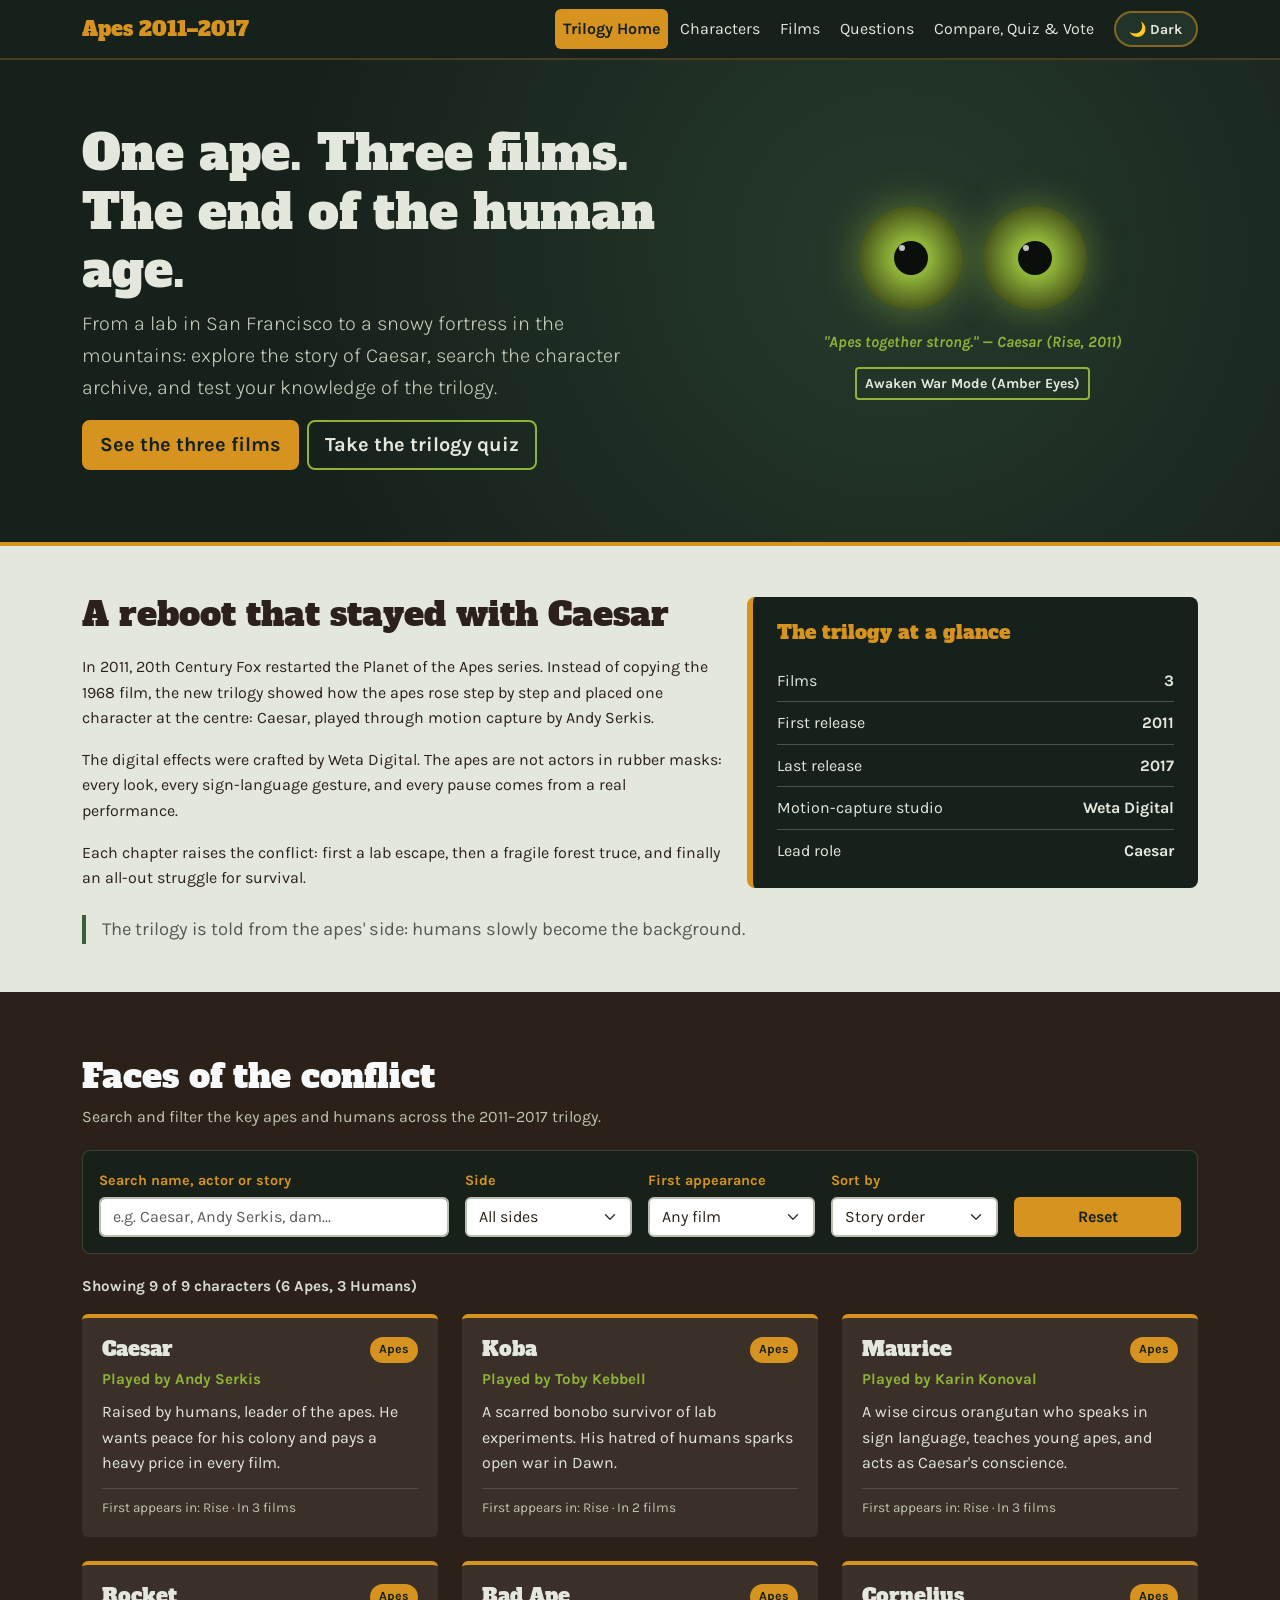
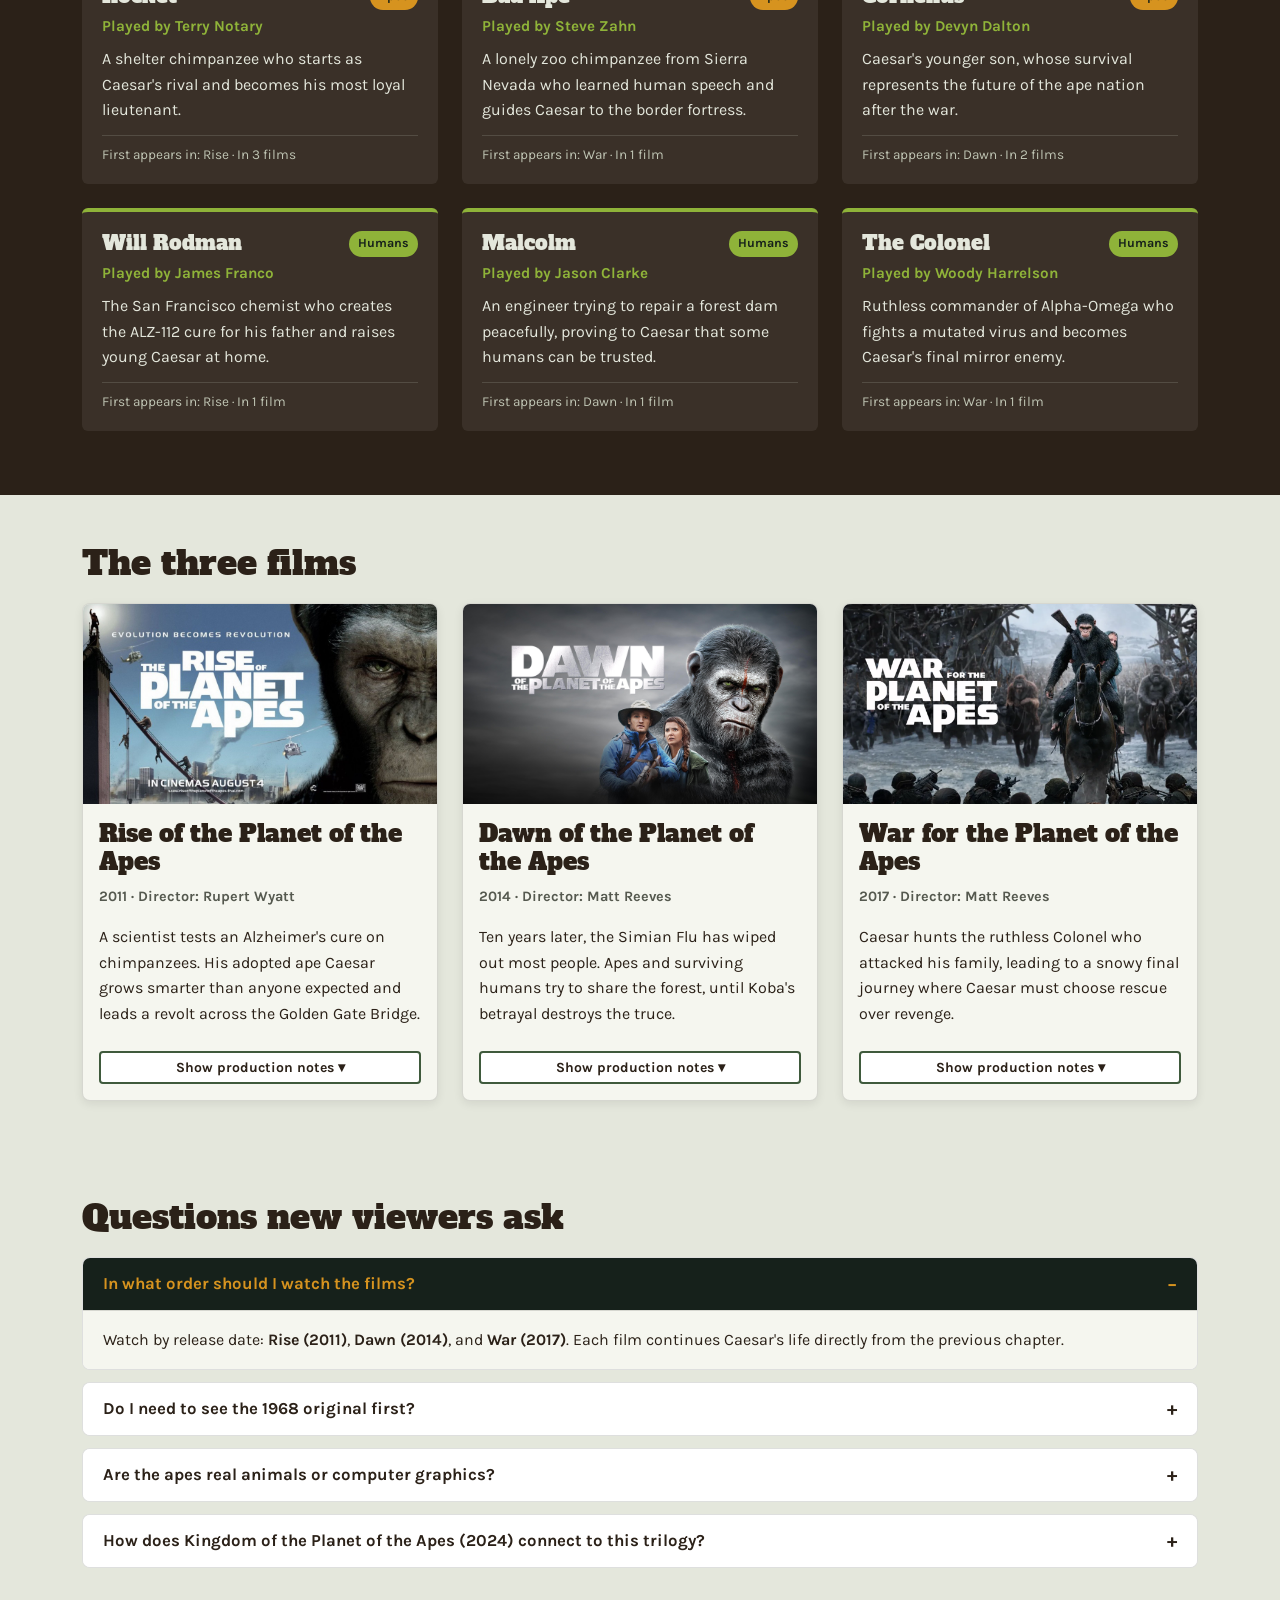
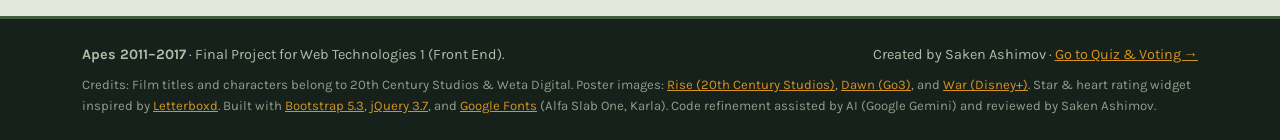
<file: index.html>
<!DOCTYPE html>
<html lang="en">
<head>
  <meta charset="UTF-8">
  <meta name="viewport" content="width=device-width, initial-scale=1">
  <title>Planet of the Apes 2011–2017: The Caesar Trilogy</title>

  <link rel="preconnect" href="https://fonts.googleapis.com">
  <link rel="preconnect" href="https://fonts.gstatic.com" crossorigin>
  <link href="https://fonts.googleapis.com/css2?family=Alfa+Slab+One&family=Karla:wght@400;700&display=swap" rel="stylesheet">

  <link rel="stylesheet" href="https://cdn.jsdelivr.net/npm/bootstrap@5.3.8/dist/css/bootstrap.min.css">
  <link rel="stylesheet" href="css/style.css">
</head>
<body>

  <nav class="navbar navbar-expand-lg navbar-dark site-nav sticky-top">
    <div class="container">
      <a class="navbar-brand brand" href="#home">Apes 2011–2017</a>
      <button class="navbar-toggler" type="button" data-bs-toggle="collapse" data-bs-target="#menu" aria-controls="menu" aria-expanded="false" aria-label="Open navigation menu">
        <span class="navbar-toggler-icon"></span>
      </button>
      <div class="collapse navbar-collapse" id="menu">
        <ul class="navbar-nav ms-auto align-items-lg-center gap-1">
          <li class="nav-item"><a class="nav-link active" href="#home" aria-current="page">Trilogy Home</a></li>
          <li class="nav-item"><a class="nav-link" href="#cast">Characters</a></li>
          <li class="nav-item"><a class="nav-link" href="#films">Films</a></li>
          <li class="nav-item"><a class="nav-link" href="#faq">Questions</a></li>
          <li class="nav-item"><a class="nav-link" href="compare.html">Compare, Quiz &amp; Vote</a></li>
          <li class="nav-item ms-lg-2 mt-2 mt-lg-0">
            <button type="button" id="theme-toggle" class="btn btn-sm theme-toggle-btn" aria-pressed="false">🌙 Dark</button>
          </li>
        </ul>
      </div>
    </div>
  </nav>

  <header class="hero" id="home">
    <div class="container">
      <div class="row align-items-center g-4">
        <div class="col-12 col-lg-7">
          <h1 class="hero-title">One ape. Three films. The end of the human age.</h1>
          <p class="lead hero-lead">From a lab in San Francisco to a snowy fortress in the mountains: explore the story of Caesar, search the character archive, and test your knowledge of the trilogy.</p>
          <div class="d-flex flex-wrap gap-2 mt-3">
            <a href="#films" class="btn btn-ember btn-lg">See the three films</a>
            <a href="compare.html#quiz" class="btn btn-moss-outline btn-lg">Take the trilogy quiz</a>
          </div>
        </div>
        <div class="col-12 col-lg-5 order-first order-lg-last text-center">
          <div class="eyes-box">
            <div class="eyes" id="caesar-eyes" role="img" aria-label="Interactive green eyes of Caesar that follow your cursor">
              <span class="eye"><span class="pupil"></span></span>
              <span class="eye"><span class="pupil"></span></span>
            </div>
            <p class="eye-quote" id="eye-quote">"Apes together strong." — Caesar (Rise, 2011)</p>
            <button type="button" class="btn btn-moss-outline btn-sm" id="btn-eye-mood">
              Awaken War Mode (Amber Eyes)
            </button>
          </div>
        </div>
      </div>
    </div>
  </header>

  <main>
    <section class="story py-5" id="story">
      <div class="container">
        <div class="row g-4 align-items-center">
          <div class="col-12 col-md-7">
            <h2 class="section-title">A reboot that stayed with Caesar</h2>
            <p>In 2011, 20th Century Fox restarted the Planet of the Apes series. Instead of copying the 1968 film, the new trilogy showed how the apes rose step by step and placed one character at the centre: Caesar, played through motion capture by Andy Serkis.</p>
            <p>The digital effects were crafted by Weta Digital. The apes are not actors in rubber masks: every look, every sign-language gesture, and every pause comes from a real performance.</p>
            <p class="mb-0">Each chapter raises the conflict: first a lab escape, then a fragile forest truce, and finally an all-out struggle for survival.</p>
          </div>
          <div class="col-12 col-md-5">
            <div class="facts p-4">
              <h3 class="facts-title">The trilogy at a glance</h3>
              <ul class="list-unstyled mb-0">
                <li class="d-flex justify-content-between border-bottom py-2"><span>Films</span><strong>3</strong></li>
                <li class="d-flex justify-content-between border-bottom py-2"><span>First release</span><strong>2011</strong></li>
                <li class="d-flex justify-content-between border-bottom py-2"><span>Last release</span><strong>2017</strong></li>
                <li class="d-flex justify-content-between border-bottom py-2"><span>Motion-capture studio</span><strong>Weta Digital</strong></li>
                <li class="d-flex justify-content-between pt-2"><span>Lead role</span><strong>Caesar</strong></li>
              </ul>
            </div>
          </div>
        </div>
        <blockquote class="pullquote mt-4 mb-0">
          The trilogy is told from the apes' side: humans slowly become the background.
        </blockquote>
      </div>
    </section>

    <section class="cast" id="cast">
      <div class="container">
        <h2 class="section-title text-light mb-2">Faces of the conflict</h2>
        <p class="cast-intro">Search and filter the key apes and humans across the 2011–2017 trilogy.</p>

        <div class="archive-controls">
          <div class="row g-3 align-items-end">
            <div class="col-12 col-lg-4">
              <label class="form-label" for="char-search">Search name, actor or story</label>
              <input type="text" id="char-search" class="form-control" placeholder="e.g. Caesar, Andy Serkis, dam...">
            </div>
            <div class="col-6 col-md-4 col-lg-2">
              <label class="form-label" for="char-side">Side</label>
              <select id="char-side" class="form-select">
                <option value="all">All sides</option>
                <option value="Apes">Apes</option>
                <option value="Humans">Humans</option>
              </select>
            </div>
            <div class="col-6 col-md-4 col-lg-2">
              <label class="form-label" for="char-film">First appearance</label>
              <select id="char-film" class="form-select">
                <option value="all">Any film</option>
                <option value="Rise">Rise (2011)</option>
                <option value="Dawn">Dawn (2014)</option>
                <option value="War">War (2017)</option>
              </select>
            </div>
            <div class="col-7 col-md-4 col-lg-2">
              <label class="form-label" for="char-sort">Sort by</label>
              <select id="char-sort" class="form-select">
                <option value="default">Story order</option>
                <option value="az">Name (A–Z)</option>
                <option value="films">Most films (3 → 1)</option>
              </select>
            </div>
            <div class="col-5 col-md-12 col-lg-2 d-grid">
              <button type="button" id="char-reset" class="btn btn-ember">Reset</button>
            </div>
          </div>
        </div>

        <div class="archive-stats">
          <strong id="char-stats">Showing 9 of 9 characters</strong>
        </div>

        <div id="char-empty" class="empty-box hidden">
          <h3 class="h5 mb-2">Nothing found in Caesar's archive</h3>
          <p class="mb-3">No character matches your search or selected filters.</p>
          <button type="button" id="empty-reset" class="btn btn-ember btn-sm">Show all characters</button>
        </div>

        <div class="cast-list" id="cast-list"></div>
      </div>
    </section>

    <section class="films py-5" id="films">
      <div class="container">
        <h2 class="section-title">The three films</h2>
        <div class="row g-4">
          <div class="col-12 col-md-6 col-lg-4">
            <div class="card film-card h-100">
              <img src="images/rise.jpeg" class="film-img" alt="Caesar staring forward in Rise of the Planet of the Apes (2011)">
              <div class="card-body d-flex flex-column">
                <h3 class="card-title h4">Rise of the Planet of the Apes</h3>
                <p class="film-meta">2011 · Director: Rupert Wyatt</p>
                <p class="card-text flex-grow-1">A scientist tests an Alzheimer's cure on chimpanzees. His adopted ape Caesar grows smarter than anyone expected and leads a revolt across the Golden Gate Bridge.</p>
                <button type="button" class="btn btn-bark-outline btn-sm mt-2 toggle-film-btn" aria-expanded="false">
                  Show production notes ▾
                </button>
                <div class="film-extra">
                  <strong>Runtime:</strong> 105 min · <strong>Worldwide Box Office:</strong> $481.8M<br>
                  <strong>Key milestone:</strong> First film to record outdoor motion-capture scenes in sunlight on the Golden Gate Bridge set.
                </div>
              </div>
            </div>
          </div>

          <div class="col-12 col-md-6 col-lg-4">
            <div class="card film-card h-100">
              <img src="images/dawn.jpg" class="film-img" alt="Caesar leading the ape colony in Dawn of the Planet of the Apes (2014)">
              <div class="card-body d-flex flex-column">
                <h3 class="card-title h4">Dawn of the Planet of the Apes</h3>
                <p class="film-meta">2014 · Director: Matt Reeves</p>
                <p class="card-text flex-grow-1">Ten years later, the Simian Flu has wiped out most people. Apes and surviving humans try to share the forest, until Koba's betrayal destroys the truce.</p>
                <button type="button" class="btn btn-bark-outline btn-sm mt-2 toggle-film-btn" aria-expanded="false">
                  Show production notes ▾
                </button>
                <div class="film-extra">
                  <strong>Runtime:</strong> 130 min · <strong>Worldwide Box Office:</strong> $710.6M<br>
                  <strong>Key milestone:</strong> Filmed in real rainy forests around Vancouver and New Orleans with 85% digital ape cast scenes.
                </div>
              </div>
            </div>
          </div>

          <div class="col-12 col-md-6 col-lg-4">
            <div class="card film-card h-100">
              <img src="images/war.webp" class="film-img" alt="Caesar in winter snow in War for the Planet of the Apes (2017)">
              <div class="card-body d-flex flex-column">
                <h3 class="card-title h4">War for the Planet of the Apes</h3>
                <p class="film-meta">2017 · Director: Matt Reeves</p>
                <p class="card-text flex-grow-1">Caesar hunts the ruthless Colonel who attacked his family, leading to a snowy final journey where Caesar must choose rescue over revenge.</p>
                <button type="button" class="btn btn-bark-outline btn-sm mt-2 toggle-film-btn" aria-expanded="false">
                  Show production notes ▾
                </button>
                <div class="film-extra">
                  <strong>Runtime:</strong> 140 min · <strong>Worldwide Box Office:</strong> $490.7M<br>
                  <strong>Key milestone:</strong> Weta Digital simulated millions of snow-covered hairs interacting with wind and torchlight.
                </div>
              </div>
            </div>
          </div>
        </div>
      </div>
    </section>

    <section class="faq py-5" id="faq">
      <div class="container">
        <h2 class="section-title">Questions new viewers ask</h2>
        <div class="faq-list">
          <div class="faq-item">
            <h3 class="faq-header">
              <button class="faq-question open" type="button" aria-expanded="true">
                <span>In what order should I watch the films?</span>
                <span class="faq-icon">−</span>
              </button>
            </h3>
            <div class="faq-answer">
              Watch by release date: <strong>Rise (2011)</strong>, <strong>Dawn (2014)</strong>, and <strong>War (2017)</strong>. Each film continues Caesar's life directly from the previous chapter.
            </div>
          </div>

          <div class="faq-item">
            <h3 class="faq-header">
              <button class="faq-question" type="button" aria-expanded="false">
                <span>Do I need to see the 1968 original first?</span>
                <span class="faq-icon">+</span>
              </button>
            </h3>
            <div class="faq-answer">
              No. The 2011 trilogy is a standalone origin story with its own timeline, though sharp viewers will notice subtle nods such as the spaceship <em>Icarus</em> and young Nova.
            </div>
          </div>

          <div class="faq-item">
            <h3 class="faq-header">
              <button class="faq-question" type="button" aria-expanded="false">
                <span>Are the apes real animals or computer graphics?</span>
                <span class="faq-icon">+</span>
              </button>
            </h3>
            <div class="faq-answer">
              No live apes were used on set. Actors wore grey motion-capture suits and head-mounted facial cameras, and Weta Digital translated their performances into digital apes.
            </div>
          </div>

          <div class="faq-item">
            <h3 class="faq-header">
              <button class="faq-question" type="button" aria-expanded="false">
                <span>How does Kingdom of the Planet of the Apes (2024) connect to this trilogy?</span>
                <span class="faq-icon">+</span>
              </button>
            </h3>
            <div class="faq-answer">
              <em>Kingdom</em> takes place roughly 300 years after <em>War (2017)</em>, showing how future generations remember and reinterpret Caesar's teachings.
            </div>
          </div>
        </div>
      </div>
    </section>
  </main>

  <footer class="site-footer py-4">
    <div class="container">
      <div class="d-flex flex-column flex-md-row justify-content-between gap-2 mb-2">
        <span><strong>Apes 2011–2017</strong> · Final Project for Web Technologies 1 (Front End).</span>
        <span>Created by Saken Ashimov · <a href="compare.html">Go to Quiz &amp; Voting →</a></span>
      </div>
      <p class="footer-credits mb-0">
        Credits: Film titles and characters belong to 20th Century Studios &amp; Weta Digital. Poster images:
        <a href="https://www.20thcenturystudios.com/movies/rise-of-the-planet-of-the-apes" target="_blank" rel="noopener">Rise (20th Century Studios)</a>,
        <a href="https://go3.ee/ru/tvod/planeta-obezyan-revolyuciya,vod-5010408" target="_blank" rel="noopener">Dawn (Go3)</a>, and
        <a href="https://www.disneyplus.com/en-ms/browse/entity-5a4ea809-3032-453f-a1b7-78b38ebaa8d4" target="_blank" rel="noopener">War (Disney+)</a>.
        Star &amp; heart rating widget inspired by <a href="https://letterboxd.com/" target="_blank" rel="noopener">Letterboxd</a>.
        Built with <a href="https://getbootstrap.com/" target="_blank" rel="noopener">Bootstrap 5.3</a>,
        <a href="https://jquery.com/" target="_blank" rel="noopener">jQuery 3.7</a>, and
        <a href="https://fonts.google.com/" target="_blank" rel="noopener">Google Fonts</a> (Alfa Slab One, Karla).
        Code refinement assisted by AI (Google Gemini) and reviewed by Saken Ashimov.
      </p>
    </div>
  </footer>

  <button type="button" id="back-to-top" class="back-to-top" aria-label="Scroll back to top">↑ Top</button>

  <script src="https://code.jquery.com/jquery-3.7.1.min.js"></script>
  <script src="https://cdn.jsdelivr.net/npm/bootstrap@5.3.8/dist/js/bootstrap.bundle.min.js"></script>
  <script src="js/theme.js"></script>
  <script src="js/characters.js"></script>
  <script src="js/effects.js"></script>
</body>
</html>
</file>
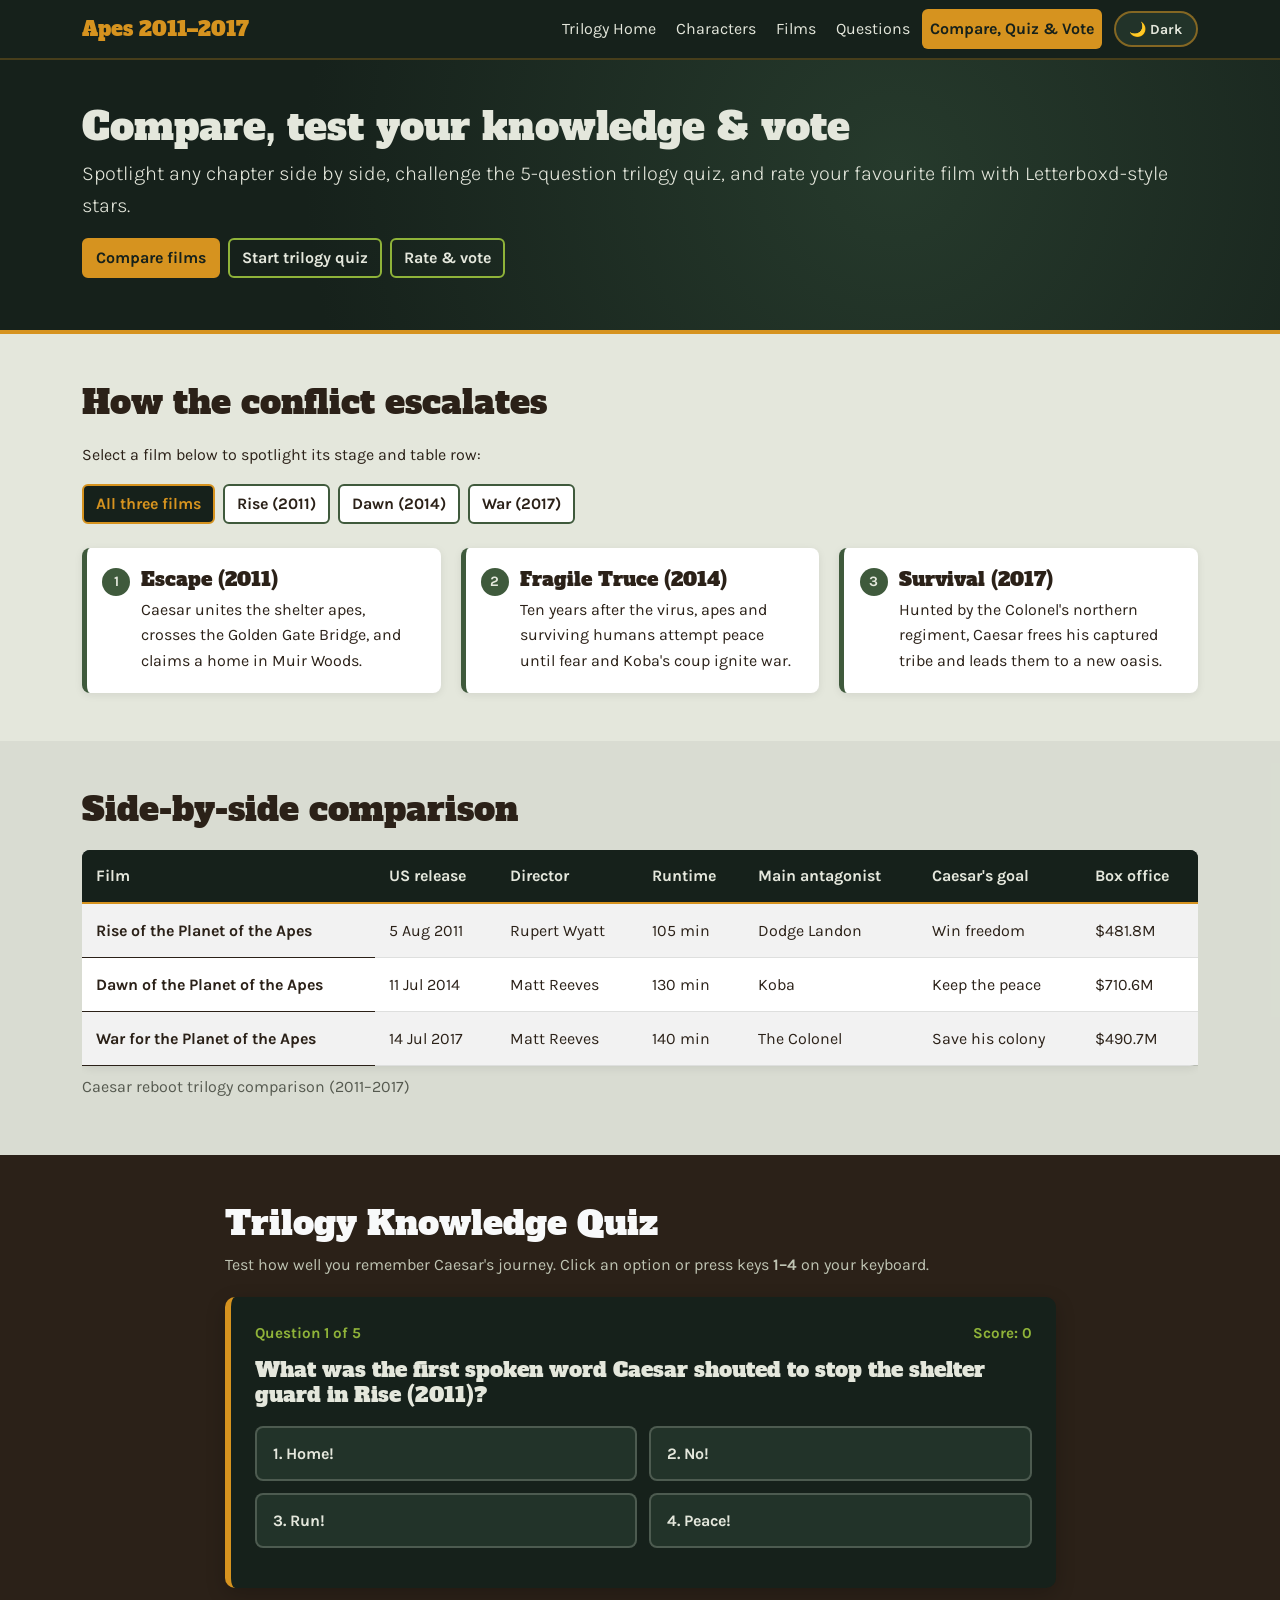
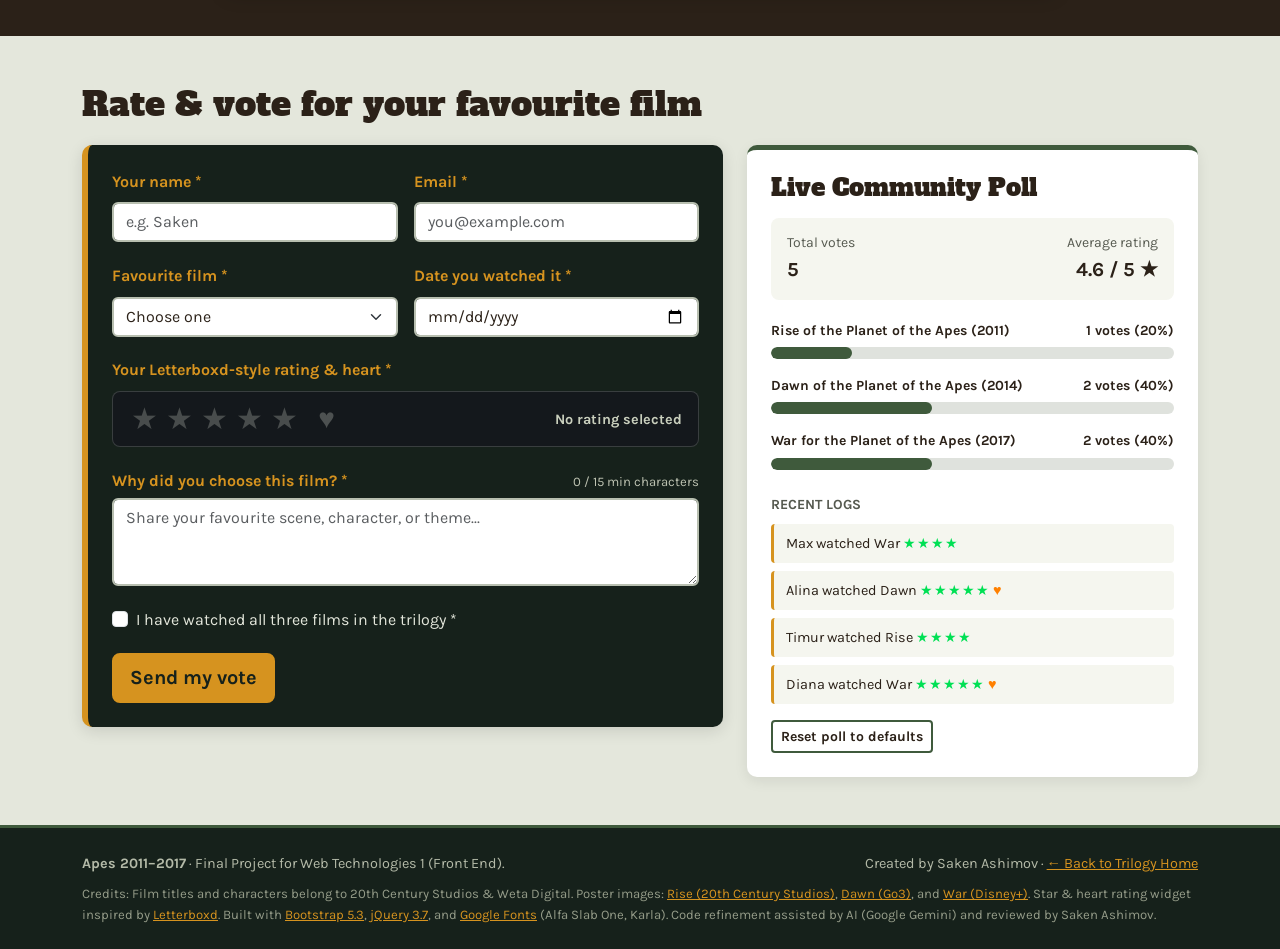
<file: compare.html>
<!DOCTYPE html>
<html lang="en">
<head>
  <meta charset="UTF-8">
  <meta name="viewport" content="width=device-width, initial-scale=1">
  <title>Compare, Quiz &amp; Vote | Apes 2011–2017</title>

  <link rel="preconnect" href="https://fonts.googleapis.com">
  <link rel="preconnect" href="https://fonts.gstatic.com" crossorigin>
  <link href="https://fonts.googleapis.com/css2?family=Alfa+Slab+One&family=Karla:wght@400;700&display=swap" rel="stylesheet">

  <link rel="stylesheet" href="https://cdn.jsdelivr.net/npm/bootstrap@5.3.8/dist/css/bootstrap.min.css">
  <link rel="stylesheet" href="css/style.css">
</head>
<body>

  <nav class="navbar navbar-expand-lg navbar-dark site-nav sticky-top">
    <div class="container">
      <a class="navbar-brand brand" href="index.html">Apes 2011–2017</a>
      <button class="navbar-toggler" type="button" data-bs-toggle="collapse" data-bs-target="#menu" aria-controls="menu" aria-expanded="false" aria-label="Open navigation menu">
        <span class="navbar-toggler-icon"></span>
      </button>
      <div class="collapse navbar-collapse" id="menu">
        <ul class="navbar-nav ms-auto align-items-lg-center gap-1">
          <li class="nav-item"><a class="nav-link" href="index.html">Trilogy Home</a></li>
          <li class="nav-item"><a class="nav-link" href="index.html#cast">Characters</a></li>
          <li class="nav-item"><a class="nav-link" href="index.html#films">Films</a></li>
          <li class="nav-item"><a class="nav-link" href="index.html#faq">Questions</a></li>
          <li class="nav-item"><a class="nav-link active" href="compare.html" aria-current="page">Compare, Quiz &amp; Vote</a></li>
          <li class="nav-item ms-lg-2 mt-2 mt-lg-0">
            <button type="button" id="theme-toggle" class="btn btn-sm theme-toggle-btn" aria-pressed="false">🌙 Dark</button>
          </li>
        </ul>
      </div>
    </div>
  </nav>

  <header class="page-head">
    <div class="container">
      <h1 class="page-title">Compare, test your knowledge &amp; vote</h1>
      <p class="lead mb-3">Spotlight any chapter side by side, challenge the 5-question trilogy quiz, and rate your favourite film with Letterboxd-style stars.</p>
      <div class="d-flex flex-wrap gap-2">
        <a href="#escalation" class="btn btn-ember">Compare films</a>
        <a href="#quiz" class="btn btn-moss-outline">Start trilogy quiz</a>
        <a href="#vote" class="btn btn-moss-outline">Rate &amp; vote</a>
      </div>
    </div>
  </header>

  <main>
    <section class="py-5" id="escalation">
      <div class="container">
        <h2 class="section-title">How the conflict escalates</h2>
        <p class="mb-3">Select a film below to spotlight its stage and table row:</p>

        <div class="spotlight-bar" role="group" aria-label="Spotlight a film across the page">
          <button type="button" class="btn btn-bark-outline active spotlight-btn" data-film="all">All three films</button>
          <button type="button" class="btn btn-bark-outline spotlight-btn" data-film="Rise">Rise (2011)</button>
          <button type="button" class="btn btn-bark-outline spotlight-btn" data-film="Dawn">Dawn (2014)</button>
          <button type="button" class="btn btn-bark-outline spotlight-btn" data-film="War">War (2017)</button>
        </div>

        <ol class="path">
          <li class="path-step" data-film="Rise">
            <h3 class="path-name">Escape (2011)</h3>
            <p class="mb-0">Caesar unites the shelter apes, crosses the Golden Gate Bridge, and claims a home in Muir Woods.</p>
          </li>
          <li class="path-step" data-film="Dawn">
            <h3 class="path-name">Fragile Truce (2014)</h3>
            <p class="mb-0">Ten years after the virus, apes and surviving humans attempt peace until fear and Koba's coup ignite war.</p>
          </li>
          <li class="path-step" data-film="War">
            <h3 class="path-name">Survival (2017)</h3>
            <p class="mb-0">Hunted by the Colonel's northern regiment, Caesar frees his captured tribe and leads them to a new oasis.</p>
          </li>
        </ol>
      </div>
    </section>

    <section class="py-5 table-section" id="facts">
      <div class="container">
        <h2 class="section-title">Side-by-side comparison</h2>
        <div class="table-responsive">
          <table class="table table-striped align-middle film-table mb-0">
            <caption>Caesar reboot trilogy comparison (2011–2017)</caption>
            <thead>
              <tr>
                <th scope="col">Film</th>
                <th scope="col">US release</th>
                <th scope="col">Director</th>
                <th scope="col">Runtime</th>
                <th scope="col">Main antagonist</th>
                <th scope="col">Caesar's goal</th>
                <th scope="col">Box office</th>
              </tr>
            </thead>
            <tbody>
              <tr data-film="Rise">
                <th scope="row">Rise of the Planet of the Apes</th>
                <td data-label="US release">5 Aug 2011</td>
                <td data-label="Director">Rupert Wyatt</td>
                <td data-label="Runtime">105 min</td>
                <td data-label="Antagonist">Dodge Landon</td>
                <td data-label="Caesar's goal">Win freedom</td>
                <td data-label="Box office">$481.8M</td>
              </tr>
              <tr data-film="Dawn">
                <th scope="row">Dawn of the Planet of the Apes</th>
                <td data-label="US release">11 Jul 2014</td>
                <td data-label="Director">Matt Reeves</td>
                <td data-label="Runtime">130 min</td>
                <td data-label="Antagonist">Koba</td>
                <td data-label="Caesar's goal">Keep the peace</td>
                <td data-label="Box office">$710.6M</td>
              </tr>
              <tr data-film="War">
                <th scope="row">War for the Planet of the Apes</th>
                <td data-label="US release">14 Jul 2017</td>
                <td data-label="Director">Matt Reeves</td>
                <td data-label="Runtime">140 min</td>
                <td data-label="Antagonist">The Colonel</td>
                <td data-label="Caesar's goal">Save his colony</td>
                <td data-label="Box office">$490.7M</td>
              </tr>
            </tbody>
          </table>
        </div>
      </div>
    </section>

    <section class="py-5 quiz-section" id="quiz">
      <div class="container">
        <div class="row justify-content-center">
          <div class="col-12 col-lg-9">
            <h2 class="section-title text-light mb-2">Trilogy Knowledge Quiz</h2>
            <p class="cast-intro">Test how well you remember Caesar's journey. Click an option or press keys <strong>1–4</strong> on your keyboard.</p>

            <div class="quiz-card">
              <div id="quiz-play">
                <div class="quiz-meta">
                  <span id="quiz-progress">Question 1 of 5</span>
                  <span id="quiz-score-live">Score: 0</span>
                </div>

                <h3 id="quiz-question" class="quiz-question">Loading question...</h3>
                <div id="quiz-options" class="quiz-options"></div>

                <div id="quiz-feedback" class="quiz-feedback hidden"></div>

                <div class="mt-3">
                  <button type="button" id="quiz-next" class="btn btn-ember hidden">Next question →</button>
                </div>
              </div>

              <div id="quiz-result" class="hidden text-center py-3">
                <h3 id="quiz-final-score" class="h4 text-warning mb-2">You scored 0 out of 5</h3>
                <p id="quiz-final-rank" class="lead text-light mb-4"></p>
                <button type="button" id="quiz-restart" class="btn btn-ember btn-lg">Take the quiz again</button>
              </div>
            </div>
          </div>
        </div>
      </div>
    </section>

    <section class="py-5" id="vote">
      <div class="container">
        <h2 class="section-title">Rate &amp; vote for your favourite film</h2>
        <div class="row g-4 align-items-start">
          <div class="col-12 col-lg-7">
            <div id="vote-success" class="success-banner" role="status"></div>

            <form id="vote-form" class="vote-form p-4" novalidate>
              <div class="row g-3">
                <div class="col-12 col-md-6">
                  <label class="form-label" for="voter-name">Your name *</label>
                  <input class="form-control" type="text" id="voter-name" name="name" autocomplete="name" placeholder="e.g. Saken" required>
                  <p class="error-text" id="err-name"></p>
                </div>

                <div class="col-12 col-md-6">
                  <label class="form-label" for="voter-email">Email *</label>
                  <input class="form-control" type="email" id="voter-email" name="email" autocomplete="email" placeholder="you@example.com" required>
                  <p class="error-text" id="err-email"></p>
                </div>

                <div class="col-12 col-md-6">
                  <label class="form-label" for="voter-film">Favourite film *</label>
                  <select class="form-select" id="voter-film" name="film" required>
                    <option value="" selected>Choose one</option>
                    <option value="Rise">Rise of the Planet of the Apes (2011)</option>
                    <option value="Dawn">Dawn of the Planet of the Apes (2014)</option>
                    <option value="War">War for the Planet of the Apes (2017)</option>
                  </select>
                  <p class="error-text" id="err-film"></p>
                </div>

                <div class="col-12 col-md-6">
                  <label class="form-label" for="voter-date">Date you watched it *</label>
                  <input class="form-control" type="date" id="voter-date" name="watchDate" required>
                  <p class="error-text" id="err-date"></p>
                </div>

                <div class="col-12">
                  <span class="form-label d-block">Your Letterboxd-style rating &amp; heart *</span>
                  <div class="letterboxd-box" id="letterboxd-rating">
                    <div class="star-group" id="star-group" role="group" aria-label="Rate from 1 to 5 stars">
                      <button type="button" class="star-btn" data-value="1" aria-label="1 star" aria-pressed="false">★</button>
                      <button type="button" class="star-btn" data-value="2" aria-label="2 stars" aria-pressed="false">★</button>
                      <button type="button" class="star-btn" data-value="3" aria-label="3 stars" aria-pressed="false">★</button>
                      <button type="button" class="star-btn" data-value="4" aria-label="4 stars" aria-pressed="false">★</button>
                      <button type="button" class="star-btn" data-value="5" aria-label="5 stars" aria-pressed="false">★</button>
                    </div>
                    <button type="button" class="heart-btn" id="voter-like" aria-label="Mark film as liked" aria-pressed="false" title="Like this film">♥</button>
                    <span id="rating-readout" class="rating-readout">No rating selected</span>
                    <input type="hidden" id="voter-rating" name="rating" value="0">
                  </div>
                  <p class="error-text" id="err-rating"></p>
                </div>

                <div class="col-12">
                  <div class="d-flex flex-wrap justify-content-between align-items-baseline gap-1">
                    <label class="form-label mb-1" for="voter-comment">Why did you choose this film? *</label>
                    <span id="comment-count" class="char-hint">0 / 15 min characters</span>
                  </div>
                  <textarea class="form-control" id="voter-comment" name="comment" rows="3" placeholder="Share your favourite scene, character, or theme..."></textarea>
                  <p class="error-text" id="err-comment"></p>
                </div>

                <div class="col-12">
                  <div class="form-check">
                    <input class="form-check-input" type="checkbox" id="voter-seen" name="seen">
                    <label class="form-check-label" for="voter-seen">I have watched all three films in the trilogy *</label>
                  </div>
                  <p class="error-text" id="err-seen"></p>
                </div>

                <div class="col-12">
                  <button class="btn btn-ember btn-lg" type="submit">Send my vote</button>
                </div>
              </div>
            </form>
          </div>

          <div class="col-12 col-lg-5">
            <aside class="poll-panel">
              <h3 class="h4 mb-3">Live Community Poll</h3>

              <div class="poll-summary">
                <div>
                  <span class="d-block small poll-muted">Total votes</span>
                  <strong id="poll-total" class="fs-5">5</strong>
                </div>
                <div class="text-end">
                  <span class="d-block small poll-muted">Average rating</span>
                  <strong id="poll-avg" class="fs-5">4.6 / 5 ★</strong>
                </div>
              </div>

              <div class="mb-3">
                <div class="d-flex flex-wrap justify-content-between gap-1 small fw-bold">
                  <span>Rise of the Planet of the Apes (2011)</span>
                  <span id="pct-rise">1 vote (20%)</span>
                </div>
                <div class="poll-bar-track">
                  <div id="bar-rise" class="poll-bar-fill" style="width: 20%;"></div>
                </div>
              </div>

              <div class="mb-3">
                <div class="d-flex flex-wrap justify-content-between gap-1 small fw-bold">
                  <span>Dawn of the Planet of the Apes (2014)</span>
                  <span id="pct-dawn">2 votes (40%)</span>
                </div>
                <div class="poll-bar-track">
                  <div id="bar-dawn" class="poll-bar-fill" style="width: 40%;"></div>
                </div>
              </div>

              <div class="mb-4">
                <div class="d-flex flex-wrap justify-content-between gap-1 small fw-bold">
                  <span>War for the Planet of the Apes (2017)</span>
                  <span id="pct-war">2 votes (40%)</span>
                </div>
                <div class="poll-bar-track">
                  <div id="bar-war" class="poll-bar-fill" style="width: 40%;"></div>
                </div>
              </div>

              <p class="fw-bold small text-uppercase poll-muted mb-2">Recent logs</p>
              <ul id="poll-recent" class="poll-recent"></ul>

              <button type="button" id="reset-votes" class="btn btn-bark-outline btn-sm mt-3">Reset poll to defaults</button>
            </aside>
          </div>
        </div>
      </div>
    </section>
  </main>

  <footer class="site-footer py-4">
    <div class="container">
      <div class="d-flex flex-column flex-md-row justify-content-between gap-2 mb-2">
        <span><strong>Apes 2011–2017</strong> · Final Project for Web Technologies 1 (Front End).</span>
        <span>Created by Saken Ashimov · <a href="index.html">← Back to Trilogy Home</a></span>
      </div>
      <p class="footer-credits mb-0">
        Credits: Film titles and characters belong to 20th Century Studios &amp; Weta Digital. Poster images:
        <a href="https://www.20thcenturystudios.com/movies/rise-of-the-planet-of-the-apes" target="_blank" rel="noopener">Rise (20th Century Studios)</a>,
        <a href="https://go3.ee/ru/tvod/planeta-obezyan-revolyuciya,vod-5010408" target="_blank" rel="noopener">Dawn (Go3)</a>, and
        <a href="https://www.disneyplus.com/en-ms/browse/entity-5a4ea809-3032-453f-a1b7-78b38ebaa8d4" target="_blank" rel="noopener">War (Disney+)</a>.
        Star &amp; heart rating widget inspired by <a href="https://letterboxd.com/" target="_blank" rel="noopener">Letterboxd</a>.
        Built with <a href="https://getbootstrap.com/" target="_blank" rel="noopener">Bootstrap 5.3</a>,
        <a href="https://jquery.com/" target="_blank" rel="noopener">jQuery 3.7</a>, and
        <a href="https://fonts.google.com/" target="_blank" rel="noopener">Google Fonts</a> (Alfa Slab One, Karla).
        Code refinement assisted by AI (Google Gemini) and reviewed by Saken Ashimov.
      </p>
    </div>
  </footer>

  <button type="button" id="back-to-top" class="back-to-top" aria-label="Scroll back to top">↑ Top</button>

  <script src="https://code.jquery.com/jquery-3.7.1.min.js"></script>
  <script src="https://cdn.jsdelivr.net/npm/bootstrap@5.3.8/dist/js/bootstrap.bundle.min.js"></script>
  <script src="js/theme.js"></script>
  <script src="js/quiz.js"></script>
  <script src="js/vote.js"></script>
  <script src="js/effects.js"></script>
</body>
</html>
</file>
<file: css/style.css>
:root {
  --bg-main: #e4e7dc;
  --bg-surface: #ffffff;
  --bg-card: #f5f6ef;
  --bg-subtle: rgba(22, 33, 27, 0.05);
  --text-main: #2b2118;
  --text-muted: #55594f;
  --border-soft: rgba(22, 33, 27, 0.14);

  --forest: #16211b;
  --forest-light: #223329;
  --moss: #3f5a3c;
  --fog: #e4e7dc;
  --bark: #2b2118;
  --amber: #d6931f;
  --amber-hover: #ecab3a;
  --eye-green: #8fb339;
  --error: #ff6b6b;

  /* Letterboxd-inspired rating colors */
  --lb-green: #00e054;
  --lb-orange: #ff8000;
}

body.dark-mode {
  --bg-main: #0e1511;
  --bg-surface: #18241d;
  --bg-card: #1d2b23;
  --bg-subtle: rgba(228, 231, 220, 0.04);
  --text-main: #e8ece2;
  --text-muted: #b5bdb0;
  --border-soft: rgba(228, 231, 220, 0.16);
}

* {
  box-sizing: border-box;
}

html {
  scroll-padding-top: 76px;
}

body {
  font-family: "Karla", sans-serif;
  background: var(--bg-main);
  color: var(--text-main);
  line-height: 1.6;
  margin: 0;
  overflow-x: hidden;
  transition: background-color 0.25s ease, color 0.25s ease;
}

h1, h2, h3, .brand {
  font-family: "Alfa Slab One", serif;
  font-weight: 400;
}

img {
  max-width: 100%;
  height: auto;
}

.hidden {
  display: none !important;
}

/* Visible keyboard focus for accessibility (Tab key) */
a:focus-visible,
button:focus-visible,
input:focus-visible,
select:focus-visible,
textarea:focus-visible {
  outline: 3px solid var(--amber) !important;
  outline-offset: 2px;
}

.section-title {
  font-size: 1.75rem;
  margin-bottom: 1.25rem;
  color: var(--text-main);
}

/* Navigation bar */
.site-nav {
  background: var(--forest);
  border-bottom: 2px solid rgba(214, 147, 31, 0.25);
}

.site-nav .brand {
  color: var(--amber);
  font-size: 1.25rem;
}

.site-nav .nav-link {
  color: var(--fog);
  padding: 0.45rem 0.75rem;
  border-radius: 6px;
  transition: color 0.2s ease, background-color 0.2s ease;
}

.site-nav .nav-link:hover {
  color: var(--amber);
}

.site-nav .nav-link.active {
  color: var(--forest) !important;
  background: var(--amber);
  font-weight: 700;
}

.theme-toggle-btn {
  background: var(--forest-light);
  color: var(--fog);
  border: 2px solid rgba(214, 147, 31, 0.55);
  border-radius: 99px;
  font-weight: 700;
  padding: 0.35rem 0.85rem;
  white-space: nowrap;
  transition: background-color 0.2s ease, border-color 0.2s ease, color 0.2s ease;
}

.theme-toggle-btn:hover {
  background: var(--amber);
  color: var(--forest);
  border-color: var(--amber);
}

/* Custom buttons (no default Bootstrap look) */
.btn-ember {
  background: var(--amber);
  color: var(--forest);
  border: 2px solid var(--amber);
  font-weight: 700;
  transition: background-color 0.2s ease, transform 0.15s ease;
}

.btn-ember:hover {
  background: var(--amber-hover);
  border-color: var(--amber-hover);
  color: var(--forest);
}

.btn-moss-outline {
  background: transparent;
  color: var(--fog);
  border: 2px solid var(--eye-green);
  font-weight: 700;
  transition: background-color 0.2s ease, color 0.2s ease;
}

.btn-moss-outline:hover {
  background: var(--eye-green);
  color: var(--forest);
}

.btn-bark-outline {
  background: var(--bg-surface);
  color: var(--text-main);
  border: 2px solid var(--moss);
  font-weight: 700;
}

.btn-bark-outline:hover,
.btn-bark-outline.active {
  background: var(--forest);
  color: var(--amber);
  border-color: var(--amber);
}

/* Hero & Interactive Caesar Eyes */
.hero {
  background: radial-gradient(circle at 70% 40%, #263a2c 0%, var(--forest) 65%);
  color: var(--fog);
  padding: 2.75rem 0 3.5rem;
  border-bottom: 4px solid var(--amber);
}

.hero-title {
  font-size: 1.95rem;
  line-height: 1.2;
}

.hero-lead {
  color: #c9cfbd;
  max-width: 34rem;
}

.eyes-box {
  display: inline-flex;
  flex-direction: column;
  align-items: center;
  padding: 1rem;
  border-radius: 12px;
}

.eyes {
  display: inline-flex;
  gap: 1.25rem;
  padding: 0.75rem 0;
  cursor: pointer;
}

.eye {
  width: 74px;
  height: 74px;
  border-radius: 50%;
  background: radial-gradient(circle, var(--eye-green) 26%, #4b5a1c 68%, #222b10 100%);
  box-shadow: 0 0 36px rgba(143, 179, 57, 0.5);
  display: inline-flex;
  align-items: center;
  justify-content: center;
  position: relative;
  overflow: hidden;
  transition: box-shadow 0.35s ease, background 0.35s ease;
}

.eyes.war-mode .eye {
  background: radial-gradient(circle, #f09d26 26%, #9e3d16 68%, #381408 100%);
  box-shadow: 0 0 44px rgba(240, 157, 38, 0.7);
}

.pupil {
  width: 24px;
  height: 24px;
  border-radius: 50%;
  background: #0a0f0c;
  position: relative;
  transition: transform 0.08s linear;
}

.pupil::after {
  content: "";
  position: absolute;
  top: 4px;
  left: 5px;
  width: 6px;
  height: 6px;
  border-radius: 50%;
  background: rgba(255, 255, 255, 0.75);
}

.eye-quote {
  min-height: 1.6rem;
  margin: 0.5rem 0 0.75rem;
  color: var(--eye-green);
  font-style: italic;
  font-weight: 700;
  font-size: 0.98rem;
}

.eyes.war-mode + .eye-quote {
  color: var(--amber);
}

/* Story & Facts */
.facts {
  background: var(--forest);
  color: var(--fog);
  border-radius: 8px;
  border-left: 6px solid var(--amber);
}

.facts-title {
  font-size: 1.2rem;
  margin-bottom: 1rem;
  color: var(--amber);
}

.facts .border-bottom {
  border-color: rgba(228, 231, 220, 0.25) !important;
}

.pullquote {
  border-left: 4px solid var(--moss);
  padding-left: 1rem;
  font-size: 1.15rem;
  color: var(--text-muted);
}

/* Character Archive (JS Dynamic Section) */
.cast {
  background: var(--bark);
  color: var(--fog);
  padding: 3rem 0;
}

body.dark-mode .cast {
  background: #141c17;
  border-top: 1px solid var(--border-soft);
  border-bottom: 1px solid var(--border-soft);
}

.cast-intro {
  color: #bfc4b3;
  margin-bottom: 1.25rem;
}

.archive-controls {
  background: rgba(22, 33, 27, 0.85);
  border: 1px solid rgba(228, 231, 220, 0.16);
  border-radius: 8px;
  padding: 1rem;
  margin-bottom: 1.25rem;
}

.archive-controls .form-label {
  color: var(--amber);
  font-weight: 700;
  font-size: 0.9rem;
  margin-bottom: 0.3rem;
}

.archive-stats {
  display: flex;
  flex-wrap: wrap;
  justify-content: space-between;
  align-items: center;
  gap: 0.5rem;
  margin-bottom: 1rem;
  color: #d7dccf;
  font-size: 0.95rem;
}

.cast-list {
  display: grid;
  grid-template-columns: 1fr;
  gap: 1rem;
}

.cast-item {
  background: rgba(228, 231, 220, 0.08);
  border-top: 4px solid var(--amber);
  border-radius: 6px;
  padding: 1.15rem 1.25rem;
  display: flex;
  flex-direction: column;
  justify-content: space-between;
  transition: transform 0.2s ease, background-color 0.2s ease;
}

.cast-item.side-humans {
  border-top-color: var(--eye-green);
}

.cast-item:hover {
  background: rgba(228, 231, 220, 0.13);
}

.cast-top {
  display: flex;
  justify-content: space-between;
  align-items: flex-start;
  gap: 0.5rem;
}

.cast-name {
  font-size: 1.25rem;
  margin: 0;
  color: var(--fog);
}

.side-badge {
  font-size: 0.78rem;
  font-weight: 700;
  padding: 0.2rem 0.55rem;
  border-radius: 99px;
  background: var(--amber);
  color: var(--forest);
  white-space: nowrap;
}

.side-badge.humans {
  background: var(--eye-green);
  color: var(--forest);
}

.cast-actor {
  color: var(--eye-green);
  font-weight: 700;
  margin: 0.25rem 0 0.5rem;
  font-size: 0.95rem;
}

.cast-text {
  margin: 0 0 0.75rem;
  color: #e4e7dc;
}

.cast-meta {
  font-size: 0.85rem;
  color: #bfc4b3;
  border-top: 1px solid rgba(228, 231, 220, 0.15);
  padding-top: 0.5rem;
  margin: 0;
}

.empty-box {
  background: rgba(22, 33, 27, 0.85);
  border: 2px dashed var(--amber);
  border-radius: 8px;
  padding: 2rem 1.25rem;
  text-align: center;
  color: var(--fog);
}

/* Film Cards */
.film-card {
  border: 1px solid var(--border-soft);
  background: var(--bg-card);
  color: var(--text-main);
  border-radius: 8px;
  overflow: hidden;
  position: relative;
  top: 0;
  box-shadow: 0 3px 10px rgba(0, 0, 0, 0.08);
}

.film-card .card-title {
  color: var(--text-main);
}

.film-img {
  width: 100%;
  aspect-ratio: 16 / 9;
  height: auto;
  object-fit: cover;
  object-position: center;
  display: block;
}

body.dark-mode .film-img {
  filter: brightness(0.92);
}

.film-meta {
  color: var(--text-muted);
  font-weight: 700;
  font-size: 0.9rem;
}

.film-extra {
  display: none;
  margin-top: 0.75rem;
  padding-top: 0.75rem;
  border-top: 1px solid var(--border-soft);
  font-size: 0.92rem;
  color: var(--text-main);
}

/* Custom jQuery FAQ Accordion */
.faq-list {
  display: flex;
  flex-direction: column;
  gap: 0.75rem;
}

.faq-item {
  background: var(--bg-surface);
  border-radius: 8px;
  border: 1px solid var(--border-soft);
  overflow: hidden;
}

.faq-header {
  margin: 0;
}

.faq-question {
  width: 100%;
  text-align: left;
  background: var(--bg-surface);
  color: var(--text-main);
  border: 0;
  padding: 1rem 1.25rem;
  font-family: "Karla", sans-serif;
  font-size: 1.05rem;
  font-weight: 700;
  display: flex;
  justify-content: space-between;
  align-items: center;
  gap: 1rem;
  cursor: pointer;
  transition: background-color 0.2s ease, color 0.2s ease;
}

.faq-question:hover {
  background: var(--bg-card);
}

.faq-question.open {
  background: var(--forest);
  color: var(--amber);
}

.faq-icon {
  font-weight: 700;
  font-size: 1.2rem;
  line-height: 1;
}

.faq-answer {
  display: none;
  padding: 1rem 1.25rem;
  background: var(--bg-card);
  color: var(--text-main);
  border-top: 1px solid var(--border-soft);
}

.faq-item:first-child .faq-answer {
  display: block;
}

/* Compare Page Header & Escalation Path */
.page-head {
  background: radial-gradient(circle at 70% 40%, #263a2c 0%, var(--forest) 65%);
  color: var(--fog);
  padding: 2.75rem 0 3.25rem;
  border-bottom: 4px solid var(--amber);
}

.page-title {
  font-size: 2rem;
  margin-bottom: 0.5rem;
  color: var(--fog);
}

.spotlight-bar {
  display: flex;
  flex-wrap: wrap;
  gap: 0.5rem;
  margin-bottom: 1.5rem;
}

.path {
  list-style: none;
  counter-reset: step-counter;
  display: grid;
  grid-template-columns: 1fr;
  gap: 1.25rem;
  padding: 0;
  margin: 0;
}

.path-step {
  position: relative;
  background: var(--bg-surface);
  color: var(--text-main);
  padding: 1.25rem 1.25rem 1.25rem 3.4rem;
  border-radius: 8px;
  border-left: 5px solid var(--moss);
  box-shadow: 0 2px 8px rgba(0, 0, 0, 0.08);
  transition: border-color 0.2s ease, box-shadow 0.2s ease;
}

.path-step.spotlight-match {
  border-left-color: var(--amber);
  box-shadow: 0 6px 18px rgba(214, 147, 31, 0.28);
}

.path-step::before {
  counter-increment: step-counter;
  content: counter(step-counter);
  position: absolute;
  left: 0.95rem;
  top: 1.25rem;
  width: 1.75rem;
  height: 1.75rem;
  background: var(--moss);
  color: var(--fog);
  border-radius: 50%;
  display: flex;
  align-items: center;
  justify-content: center;
  font-size: 0.9rem;
  font-weight: 700;
}

.path-step.spotlight-match::before {
  background: var(--amber);
  color: var(--forest);
}

.path-name {
  font-size: 1.2rem;
  color: var(--text-main);
  margin-bottom: 0.35rem;
}

/* Comparison Table (Mobile-First stacked cards at 375px, full table from 768px) */
.table-section {
  background: var(--bg-subtle);
}

.table-section .table {
  background: transparent;
  margin-bottom: 0;
  color: var(--text-main);
}

.film-table caption {
  color: var(--text-muted);
}

.film-table thead {
  display: none;
  background: var(--forest);
  color: var(--fog);
}

.film-table tbody,
.film-table tr,
.film-table th,
.film-table td {
  display: block;
  width: 100%;
}

.film-table tbody tr {
  background: var(--bg-surface);
  color: var(--text-main);
  border-radius: 8px;
  overflow: hidden;
  margin-bottom: 1rem;
  box-shadow: 0 2px 10px rgba(0, 0, 0, 0.08);
  border: 1px solid var(--border-soft);
}

.film-table tbody tr:last-child {
  margin-bottom: 0;
}

.film-table tbody th[scope="row"] {
  background: var(--forest);
  color: var(--amber);
  font-weight: 700;
  padding: 0.75rem 1rem;
}

.film-table tbody td {
  display: flex;
  justify-content: space-between;
  align-items: center;
  gap: 1rem;
  padding: 0.6rem 1rem;
  border-bottom: 1px solid var(--border-soft);
  text-align: right;
  color: var(--text-main);
  background-color: transparent;
}

.film-table tbody td::before {
  content: attr(data-label);
  font-weight: 700;
  color: var(--moss);
  text-align: left;
}

body.dark-mode .film-table tbody td::before {
  color: var(--eye-green);
}

.film-table tbody tr.spotlight-match th,
.film-table tbody tr.spotlight-match td {
  background-color: #fff6e0 !important;
  color: var(--bark) !important;
}

body.dark-mode .film-table tbody tr.spotlight-match th,
body.dark-mode .film-table tbody tr.spotlight-match td {
  background-color: #2f2a17 !important;
  color: var(--amber) !important;
}

/* Quiz Section */
.quiz-section {
  background: var(--bark);
  color: var(--fog);
}

body.dark-mode .quiz-section {
  background: #141c17;
  border-top: 1px solid var(--border-soft);
  border-bottom: 1px solid var(--border-soft);
}

.quiz-card {
  background: var(--forest);
  border-radius: 10px;
  border-left: 6px solid var(--amber);
  padding: 1.5rem;
  box-shadow: 0 6px 20px rgba(0, 0, 0, 0.2);
}

.quiz-meta {
  display: flex;
  flex-wrap: wrap;
  justify-content: space-between;
  align-items: center;
  gap: 0.5rem;
  color: var(--eye-green);
  font-weight: 700;
  font-size: 0.95rem;
  margin-bottom: 0.75rem;
}

.quiz-question {
  font-size: 1.3rem;
  color: var(--fog);
  margin-bottom: 1.15rem;
}

.quiz-options {
  display: grid;
  grid-template-columns: 1fr;
  gap: 0.75rem;
}

.quiz-option {
  text-align: left;
  background: var(--forest-light);
  color: var(--fog);
  border: 2px solid rgba(228, 231, 220, 0.22);
  border-radius: 8px;
  padding: 0.8rem 1rem;
  font-weight: 700;
  cursor: pointer;
  transition: background-color 0.15s ease, border-color 0.15s ease;
}

.quiz-option:hover:not(:disabled) {
  border-color: var(--amber);
  background: #2c4235;
}

.quiz-option.correct {
  background: #284a26;
  border-color: var(--eye-green);
  color: #ffffff;
}

.quiz-option.wrong {
  background: #522424;
  border-color: var(--error);
  color: #ffffff;
}

.quiz-feedback {
  margin-top: 1rem;
  padding: 0.85rem 1rem;
  border-radius: 6px;
  font-weight: 700;
}

.quiz-feedback.win {
  background: rgba(143, 179, 57, 0.2);
  border: 1px solid var(--eye-green);
  color: #d9f0a3;
}

.quiz-feedback.loss {
  background: rgba(255, 107, 107, 0.18);
  border: 1px solid var(--error);
  color: #ffc2c2;
}

/* Vote Form & Letterboxd Star + Heart Rating */
.vote-form {
  background: var(--forest);
  color: var(--fog);
  border-radius: 10px;
  border-left: 6px solid var(--amber);
  box-shadow: 0 4px 16px rgba(0, 0, 0, 0.12);
}

.vote-form .form-label {
  color: var(--amber);
  font-weight: 700;
}

.form-control,
.form-select {
  border: 2px solid #b8bfb0;
  background-color: #ffffff;
  color: var(--bark);
}

body.dark-mode .form-control,
body.dark-mode .form-select {
  background-color: #101914;
  color: var(--fog);
  border-color: #3f5a3c;
}

body.dark-mode .form-control::placeholder {
  color: #8f9b8c;
}

.form-control:focus,
.form-select:focus {
  border-color: var(--amber);
  box-shadow: 0 0 0 0.2rem rgba(214, 147, 31, 0.3);
}

.form-check-input:checked {
  background-color: var(--amber);
  border-color: var(--amber);
}

.letterboxd-box {
  background: #14181c;
  border: 1px solid rgba(228, 231, 220, 0.18);
  border-radius: 8px;
  padding: 0.75rem 1rem;
  display: flex;
  flex-wrap: wrap;
  align-items: center;
  gap: 0.75rem;
}

.star-group {
  display: inline-flex;
  align-items: center;
  gap: 0.2rem;
}

.star-btn {
  background: transparent;
  border: 0;
  padding: 0 0.15rem;
  font-size: 1.9rem;
  line-height: 1;
  color: rgba(228, 231, 220, 0.25);
  cursor: pointer;
  transition: color 0.12s ease, transform 0.12s ease, text-shadow 0.12s ease;
}

.star-btn.hover-preview,
.star-btn.active {
  color: var(--lb-green);
  text-shadow: 0 0 12px rgba(0, 224, 84, 0.35);
  transform: scale(1.08);
}

.heart-btn {
  background: transparent;
  border: 0;
  padding: 0 0.35rem;
  font-size: 1.75rem;
  line-height: 1;
  color: rgba(228, 231, 220, 0.28);
  cursor: pointer;
  transition: color 0.15s ease, transform 0.15s ease;
}

.heart-btn:hover {
  color: rgba(255, 128, 0, 0.7);
  transform: scale(1.1);
}

.heart-btn.liked {
  color: var(--lb-orange);
  text-shadow: 0 0 12px rgba(255, 128, 0, 0.45);
  transform: scale(1.15);
}

.rating-readout {
  font-size: 0.9rem;
  font-weight: 700;
  color: #c9cfbd;
  margin-left: auto;
}

.lb-stars {
  color: var(--lb-green);
  letter-spacing: 1px;
}

.lb-heart {
  color: var(--lb-orange);
}

.input-error {
  border-color: var(--error) !important;
  background-color: #fff6f6 !important;
}

body.dark-mode .input-error {
  background-color: #2f1818 !important;
}

.input-valid {
  border-color: var(--eye-green) !important;
}

.error-text {
  color: #ff8a8a;
  font-size: 0.88rem;
  font-weight: 700;
  margin: 0.3rem 0 0;
}

.char-hint {
  font-size: 0.82rem;
  color: #bfc4b3;
}

.success-banner {
  display: none;
  background: #233d22;
  border: 2px solid var(--eye-green);
  color: var(--fog);
  padding: 1rem 1.25rem;
  border-radius: 8px;
  margin-bottom: 1rem;
  font-weight: 700;
}

/* Live Community Poll Panel */
.poll-panel {
  background: var(--bg-surface);
  color: var(--text-main);
  border-radius: 10px;
  border-top: 5px solid var(--moss);
  padding: 1.5rem;
  box-shadow: 0 4px 14px rgba(0, 0, 0, 0.08);
}

.poll-summary {
  display: flex;
  justify-content: space-between;
  gap: 1rem;
  background: var(--bg-card);
  padding: 0.85rem 1rem;
  border-radius: 8px;
  margin-bottom: 1.25rem;
}

.poll-muted {
  color: var(--text-muted);
}

.poll-bar-track {
  width: 100%;
  height: 12px;
  background: rgba(128, 140, 120, 0.25);
  border-radius: 99px;
  overflow: hidden;
  margin-top: 0.3rem;
}

.poll-bar-fill {
  height: 100%;
  background: var(--moss);
  border-radius: 99px;
  transition: width 0.35s ease;
}

body.dark-mode .poll-bar-fill {
  background: var(--eye-green);
}

.poll-recent {
  list-style: none;
  padding: 0;
  margin: 0;
  display: flex;
  flex-direction: column;
  gap: 0.5rem;
  font-size: 0.9rem;
}

.poll-recent li {
  background: var(--bg-card);
  color: var(--text-main);
  border-left: 3px solid var(--amber);
  padding: 0.5rem 0.75rem;
  border-radius: 4px;
}

/* Footer & Back-to-top */
.site-footer {
  background: var(--forest);
  color: #b4baa8;
  font-size: 0.9rem;
  border-top: 3px solid var(--moss);
}

.footer-credits {
  font-size: 0.82rem;
  color: #959c89;
}

.site-footer a {
  color: var(--amber);
  text-decoration: underline;
}

.back-to-top {
  display: none;
  position: fixed;
  right: 1.25rem;
  bottom: 1.25rem;
  z-index: 1030;
  background: var(--amber);
  color: var(--forest);
  border: 2px solid var(--forest);
  border-radius: 99px;
  padding: 0.5rem 0.95rem;
  font-weight: 700;
  box-shadow: 0 4px 12px rgba(0, 0, 0, 0.3);
  cursor: pointer;
}

.back-to-top:hover {
  background: var(--amber-hover);
}

/* Consolidated Mobile-First Breakpoints */
@media (min-width: 768px) {
  .hero {
    padding: 4rem 0 4.5rem;
  }

  .hero-title {
    font-size: 2.55rem;
  }

  .section-title {
    font-size: 2.1rem;
  }

  .page-title {
    font-size: 2.4rem;
  }

  .cast-list {
    grid-template-columns: repeat(2, 1fr);
    gap: 1.25rem;
  }

  .path {
    grid-template-columns: repeat(3, 1fr);
  }

  .quiz-options {
    grid-template-columns: repeat(2, 1fr);
  }

  .table-section .table {
    background: var(--bg-surface);
    border-radius: 8px;
    overflow: hidden;
    box-shadow: 0 2px 10px rgba(0, 0, 0, 0.08);
  }

  .film-table {
    display: table;
    width: 100%;
  }

  .film-table thead {
    display: table-header-group;
  }

  .film-table tbody {
    display: table-row-group;
  }

  .film-table tr,
  .film-table thead tr,
  .film-table tbody tr {
    display: table-row;
    border: 0;
    box-shadow: none;
    margin-bottom: 0;
  }

  .film-table th,
  .film-table td,
  .film-table thead th,
  .film-table tbody th[scope="row"],
  .film-table tbody td {
    display: table-cell;
    width: auto;
    padding: 0.7rem 0.65rem;
    text-align: left;
    font-size: 0.92rem;
    vertical-align: middle;
  }

  .film-table thead th {
    background-color: var(--forest) !important;
    color: var(--fog) !important;
    border-bottom: 2px solid var(--amber);
  }

  .film-table tbody th[scope="row"] {
    background-color: transparent;
    color: var(--text-main);
  }

  .film-table tbody td {
    border-bottom: 1px solid var(--border-soft);
  }

  .film-table tbody td::before {
    display: none;
  }
}

@media (min-width: 992px) {
  .film-table th,
  .film-table td,
  .film-table thead th,
  .film-table tbody th[scope="row"],
  .film-table tbody td {
    padding: 0.85rem 0.9rem;
    font-size: 1rem;
  }

  .hero-title {
    font-size: 3.05rem;
  }

  .eye {
    width: 104px;
    height: 104px;
  }

  .pupil {
    width: 34px;
    height: 34px;
  }

  .cast {
    padding: 4rem 0;
  }

  .cast-list {
    grid-template-columns: repeat(3, 1fr);
    gap: 1.5rem;
  }
}
</file>
